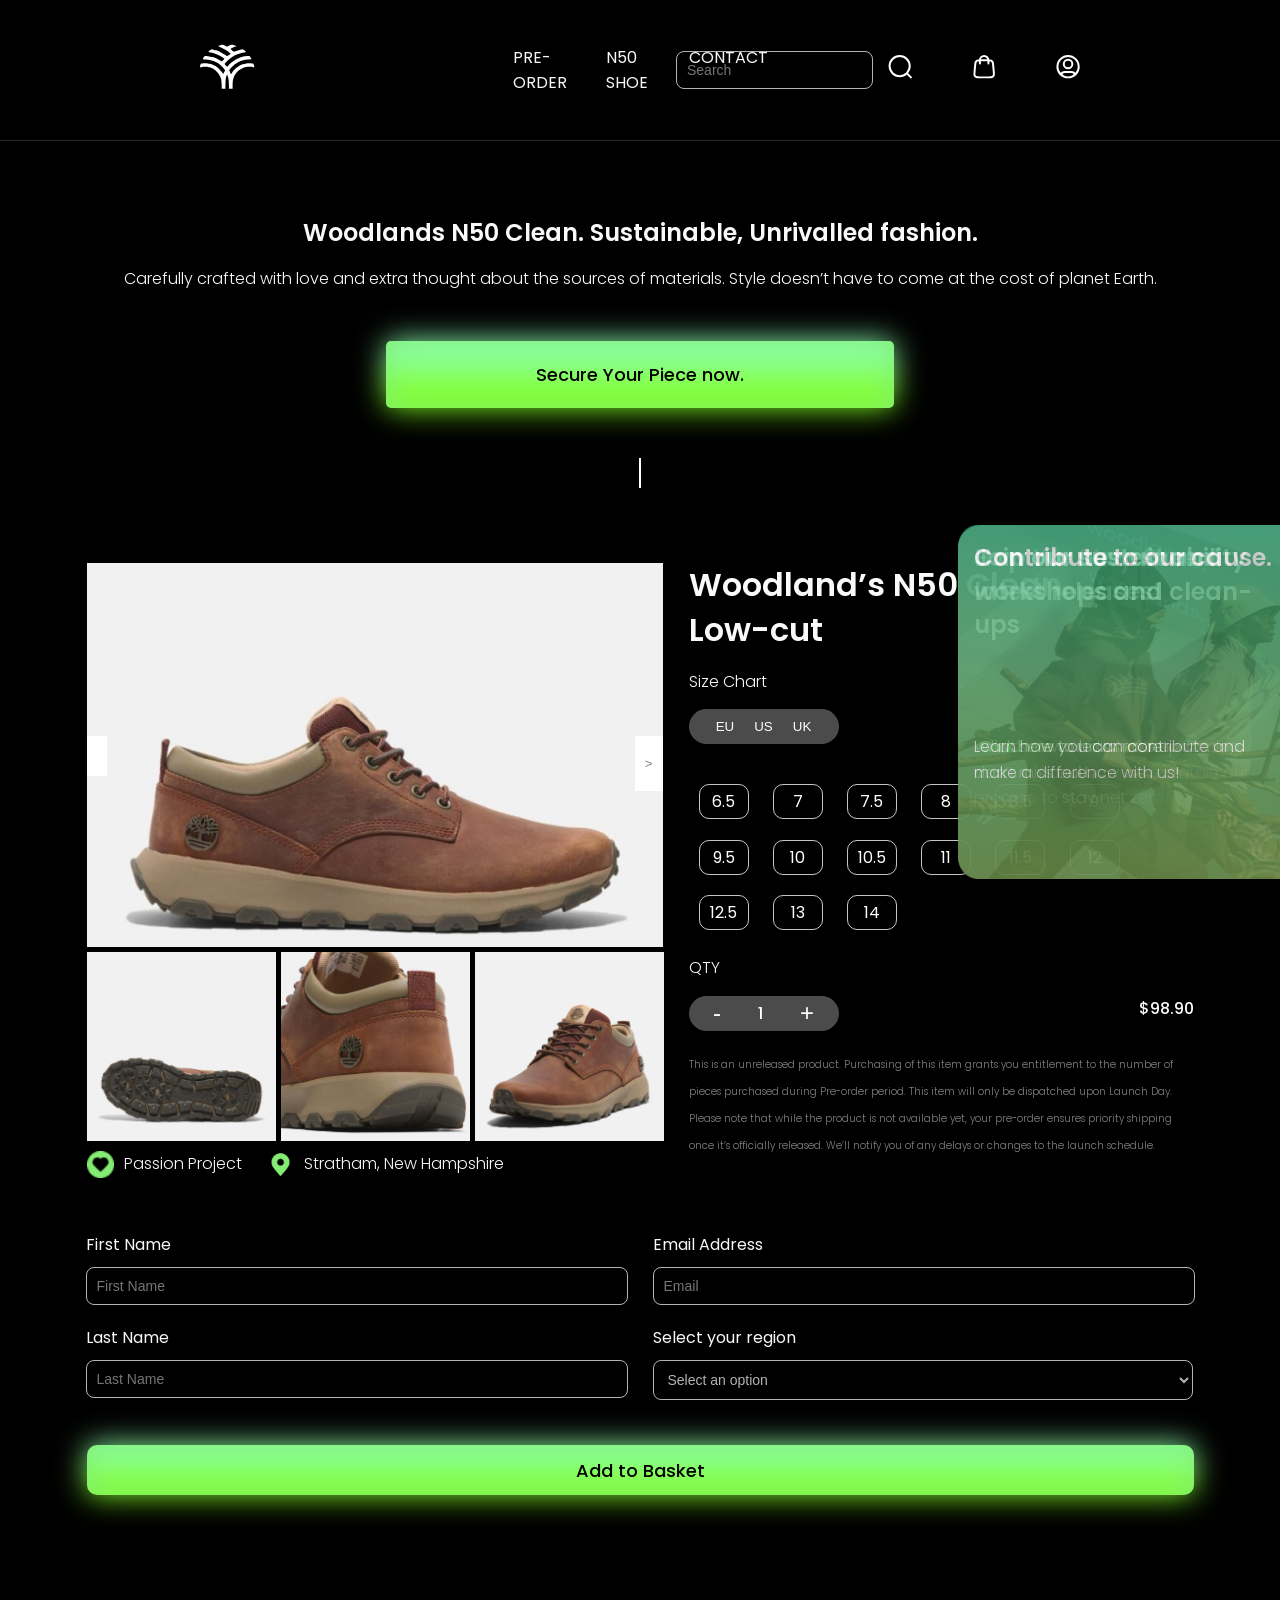
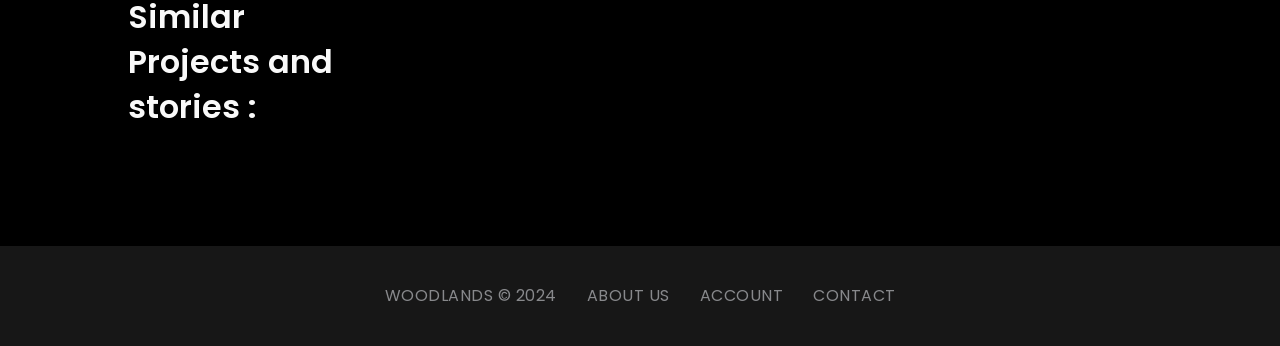
<file: pre-order.html>
<!DOCTYPE html>
<html>
    <head>
        <meta charset="UTF-8">
        <meta name="viewport" content="width=device-width, initial-scale=1.0">
        <meta name="description" content="Woodlands Pre-order Page for new release shoes">
        <title> Woodland's Pre-order page</title>
        <link rel="icon" type="Image/X-Icon" href="Icons/logo-woodlands.svg">
        
        
        <link href="https://fonts.googleapis.com/css2?family=Poppins:ital,wght@0,100;0,200;0,300;0,400;0,500;0,600;0,700;0,800;0,900;1,100;1,200;1,300;1,400;1,500;1,600;1,700;1,800;1,900&display=swap" rel="stylesheet">
      <script type="module" crossorigin src="./assets/main-1fca8e5e.js"></script>
      <link rel="stylesheet" href="./assets/main-e13f1cd9.css">
      <link rel="stylesheet" href="./assets/style_AG-6432a985.css">
    </head>

    <!---start of the body of the page-->
<body>  
    <header> 
        <!---nav bar-->
        <div class="container">
            <!-- Logo Section -->
            <div class="logo">
              <a href="index.html"> <img src="./assets/Icons/logo-woodlands.svg" alt="Woodlands Logo"> </a><!-- this image is the brand's logo -->
            </div>
            <!-- Navigation Links -->
            <nav>
              <ul class="nav-links">
                <li><a href="pre-order.html">PRE-ORDER</a></li> <!-- this link goes to the pre-order section -->
                <li><a href="N50.html">N50 SHOE</a></li> <!-- this link goes to the about us section -->
                <li><a href="#contact">CONTACT</a></li> <!-- this link goes to the contact section -->
              </ul>
            </nav>
            <!-- Icons Section -->
            <div class="icons">
                <input type="search" placeholder="Search"> <!-- this is for the search bar-->
              <a href="#search" class="icon">
                <img src="./assets/Icons/search-icon.svg" alt="Search Icon"> <!-- this is the search icon -->
              </a>
              <a href="#cart" class="icon">
                <img src="./assets/Icons/shopping-cart-icon.svg" alt="Shopping Cart Icon"> <!-- this is the shopping cart icon -->
              </a>
              <a href="#profile" class="icon">
                <img src="./assets/Icons/profile-icon.svg" alt="Profile Icon"> <!-- this is the profile icon -->
              </a>
            </div>
          </div>
        </header>
    </header>
    <!---first piece of text-->
<div class="Hero">
<h3>Woodlands N50 Clean.  Sustainable, Unrivalled fashion.</h3> <!-- the first text the user reads folloed by the subheader-->
    <p>Carefully crafted with love and extra thought about the sources of materials. Style doesn’t have to come at the cost of planet Earth.</p>
    <button type="button:" class="Hero-Button">Secure Your Piece now.</button> <!--a simple cta button-->
    <div class="vertical-line"></div> <!--a div for the vertical line-->
</div>
<!---item-pre-order section-->
<section class="Pre-Order">
    <div class="Left"><!-- This is to indicate the left part of the product info -->
        <div class="Primary-Image"> <!-- biggest preview image of the shoe-->
            <img src="./assets/Images/shoe1.png" >
            <button class="Left-Arrow" type="button"></button> <!-- navigational buttons-->
            <button class="Right-Arrow" type="button">></button>
        </div> 
            <section class="Sub-Details">  
                <!---the smaller product images preview--->
                <div class="Secondary-Images"> <!-- all these are sub images the smaller ones that appear at the bottom-->
                    <img src="./assets/Images/shoe2.jpg" height="189" width="189" alt="shoe sole">
                    <img src="./assets/Images/shoe3.jpg" height="189" width="189" alt="Close up of logo">
                    <img src="./assets/Images/shoe4.jpg" height="189" width="189" alt="2/3 side profile of shoe">
                </div> 
                <div class="Sub-Info"> <!-- theses are the icons and small text below the shoe preview-->
                    <div class="Detail-Indicator">
                        <img src="./assets/Icons/Favourite.png" alt="Favourite">
                        <p>Passion Project</p>
                    </div>
                    <div class="Detail-Indicator"> 
                        <img src="./assets/Icons/Location.png" alt="Location">
                        <p> Stratham, New Hampshire </p>
                     </div>
                </div>
            </section>
    </div>
<div class="Right"> <!-- This is to indicate the right part of the product info -->
    <h4>Woodland’s N50 Clean. <br>Low-cut<br> </h4>
    <div class="Sizing">
            <p>Size Chart</p>
            <div class="Region"> <!--Size region selection-->
                <button type="button">EU</button><button type="button">US</button><button type="button">UK</button>
            </div>
        <div class="Size-Options"> <!-- these are the rows of size button options split into 3 rows for easier editing-->
            <div class="size-selection1">   
                <button type="button">6.5</button>
                <button type="button">7</button>
                <button type="button">7.5</button>
                <button type="button">8</button>
                <button type="button">8.5</button>
                <button type="button">9</button>
            </div>
            <div class="size-selection2">
                <button type="button">9.5</button>
                <button type="button">10</button>
                <button type="button">10.5</button>
                <button type="button">11</button>
                <button type="button">11.5</button>
                <button type="button">12</button>

            </div>
            <div class="size-selection3">
                <button type="button">12.5</button>
                <button type="button">13</button>
                <button type="button">14</button>
            </div>
        </div>
    </div>
    <div class="Purchase-Info"> <!--purchase mainly the quantity,price, and add to basket button-->
        <p>QTY</p>
        <div class="Quantity-Input">
            <div class="Quantity">
                <button type="button">-</button>
                <span>1</span>
                <button type="button">+</button>
            </div>
            <span>$98.90</span>
        </div>
        <div class="Purchase"> 
            <p><sub>This is an unreleased product. Purchasing of this item grants you entitlement to the number of pieces purchased during Pre-order period. This item will only be dispatched upon Launch Day. Please note that while the product is not available yet, your pre-order ensures priority shipping once it’s officially released. We’ll notify you of any delays or changes to the launch schedule.</sub></p>
        </div>
    </div>
</div>
</section>
<form class="Form-container">
    <section class="Form">
        <div>
            <div class="Fill">
                <label for="Fname">First Name</label>
                <input type="text" placeholder="First Name" id="Fname">
            </div>

            <div class="Fill">
                <label for="Fname">Last Name</label>
                <input type="text" placeholder="Last Name" id="Lname">
            </div>
        </div>
        <div>
            <div class="Fill">
                <label for="email">Email Address</label>
                <input type="email" placeholder="Email" id="email" required>
            </div>

            <div class="Fill">
                <label for="region">Select your region</label>
                <select id="Region">
                <ul class="Options">
                    <option value="Select your Region" disabled selected>Select an option</option>
                    <option value="North America">North America</option>
                    <option value="Central Asia">Central Asia</option>
                    <option value="South-East Asia">South-East Asia</option>
                    <option value="Middle East">Middle East</option>
                    <option value="Europe">Europe</option>
                    <option value="Oceania">Oceania</option>
                </ul>
                </select>
            </div>
        </div>
    </section>
    <button type="submit">Add to Basket</button>
</form>


<!---reccommendations/related blogs section--->
<section class="similar-section">
    <h4 class = "square7">Similar Projects and stories :</h4>
<div class="Posts">
    <div class="similar-post fade1 "> <!-- all the posts follow the same format nothing much to say-->
        <h3>How We Stay Green</h3>
        <p>A dive into our manufacturing, sourcing, and how we maintain our promise to stay net zero.</p>
        <img src="./assets/Images/Post1.png" alt="Stay green">
    </div>

    <div class="similar-post fade1">
        <h3>Cop our newest and latest releases!</h3>
        <p>What’s new and what’s upcoming, don’t miss out!</p>
        <img src="./assets/Images/Post 2.png" alt="new releases">
    </div>

    <div class="similar-post fade1">
        <h3>Join our sustainability workshops and clean-ups</h3>
        <p><a href="#">Click here</a>to learn more</p>
        <img src="./assets/Images/Post 3.png" alt="sustainability wokshops">
    </div>
    <div class="similar-post fade1">
        <h3>Contribute to our cause.</h3>
        <p>Learn how you can contribute and make a difference with us!</p>
        <img src="./assets/Images/Post 4.png" alt="contribute with us">
    </div>
    </div>
</div>
</section>
<!---footer duh--->
 <div class="footer">
    <span>WOODLANDS © 2024</span> <!-- footer text with the brand name and year -->
    <a href="#">ABOUT US</a> <!-- link to about us page -->
    <a href="#">ACCOUNT</a> <!-- link to account page -->
    <a href="#">CONTACT</a> <!-- link to contact page -->
  </div>
</section>

</body>
</html>
</file>
<file: assets/main-e13f1cd9.css>
*{margin:0;border:none;padding:0}body{font-family:Poppins,sans-serif;margin:0;background:#1a1a1a;color:#fff;padding:0;font-size:16px}:root{--font-h1: 8vw;--font-h2: 6vw;--font-h3: 4.5vw;--font-body: 16px;--line-height-body: 1.6;--font-weight-bold: 700;--font-weight-medium: 600;--font-weight-light: 300}h1{font-size:var(--font-h1);font-weight:var(--font-weight-bold);margin:0 0 1rem;line-height:1.2}h2{font-size:var(--font-h2);font-weight:var(--font-weight-medium);margin:0 0 1rem;line-height:1.3}h3{font-size:24px;font-weight:600;margin:0 0 1rem;line-height:1.4}h4{font-size:32px;font-weight:600;margin:0 0 1rem;line-height:1.4}p,.body-text{font-size:var(--font-body);font-weight:var(--font-weight-light);line-height:var(--line-height-body);margin:0}header input{padding:10px;font-size:14px;border:1px solid rgba(255,255,255,.7);border-radius:8px;background:none;color:#ffffffb3}header input{padding:10px;font-size:14px;border:1px solid rgba(255,255,255,.7);border-radius:8px;background:none;color:#ffffffb3;margin-right:-45px}.icons{display:flex;align-items:center}#search-icon{cursor:pointer;width:24px;height:24px;margin-right:10px}#search-input{padding:10px;font-size:14px;border:1px solid rgba(255,255,255,.7);border-radius:8px;background:none;color:#ffffffb3;width:200px}header{background-color:#000;border-bottom:1px solid #262626;height:140px;display:flex;align-items:center;justify-content:center;padding:0}header .container{width:100%;display:flex;justify-content:space-between;align-items:center;position:relative}header .logo img{height:5vw;max-height:45px}.nav-links{display:flex;gap:3vw;list-style:none;margin:0;justify-content:center;position:absolute;top:50%;left:50%;transform:translate(-50%,-50%);z-index:15}.nav-links li a{text-decoration:none;color:#f9f9f9;font-family:Poppins,sans-serif;font-weight:400;font-size:16px}.icons{display:flex;gap:5vw}.icons img{height:2vw}.hero h1{position:absolute;top:calc(140px + var(--woodlands-offset));left:50%;transform:translate(-50%);font-size:15vw;font-weight:700;line-height:1.2;z-index:1;font-family:Gilroy,sans-serif;background:linear-gradient(to bottom,#41f6aa,#baf97c);-webkit-background-clip:text;background-clip:text;color:transparent}.hero img{position:absolute;top:calc(140px + var(--shoe-offset));left:50%;transform:translate(-50%) scale(var(--shoe-scale));max-width:100%;width:auto;height:auto;z-index:2;object-fit:contain}.Scroll{display:flex;flex-direction:column;align-items:center;margin-top:900px;gap:20px}@media screen and (max-width: 768px){.nav-links{flex-direction:column;gap:1rem;margin-right:0}.hero h1{font-size:12vw}.hero img{max-width:90%;max-height:400px}header .logo img{height:40px}.icons img{height:20px}}@media screen and (max-width: 480px){.hero h1{font-size:18vw}.hero img{max-width:80%}.nav-links li a{font-size:1rem}.section-title{font-size:2rem}}.icons{display:flex;gap:60px}.icons img{height:24px;width:24px}@font-face{font-family:Gilroy;src:url(fonts/Gilroy-Medium.ttf) format("truetype");font-weight:400;font-style:normal}:root{--shoe-offset: 200px;--woodlands-offset: 60px;--shoe-scale: 2.5}body{font-family:Poppins,sans-serif;font-size:16px;color:#f9f9f9;background-color:#000}header{background-color:#000;border-bottom:1px solid #262626;height:140px;display:flex;align-items:center}header .container{max-width:calc(100% - 400px);margin:0 auto;display:flex;justify-content:space-between;align-items:center}header .logo{margin-right:185px}header .logo img{height:45px}.nav-links{display:flex;gap:30px;list-style:none;margin-right:185px}.nav-links li a{text-decoration:none;color:#f9f9f9;font-weight:400}.hero{position:relative;height:calc(100vh - 140px);display:flex;justify-content:center;align-items:center;text-align:center;background-color:#000;overflow:hidden}.hero h1{position:absolute;top:calc(140px + var(--woodlands-offset));left:50%;transform:translate(-50%);font-size:150px;font-weight:700;line-height:1.2;z-index:1;font-family:Gilroy,sans-serif;background:linear-gradient(to bottom,#41f6aa,#baf97c);-webkit-background-clip:text;background-clip:text;color:transparent}.hero img{position:absolute;top:calc(140px + var(--shoe-offset));left:50%;transform:translate(-50%) scale(var(--shoe-scale));width:auto;max-width:800px;height:auto;z-index:2;object-fit:contain}.scroll-indicator{position:absolute;bottom:20px;text-align:center;width:100%}.scroll-indicator p{margin:5px 0;font-size:1rem;color:#fff}.scroll-indicator .line{width:50px;height:2px;background-color:#fff;margin:0 auto}.glassmorphic-section{padding:2rem;text-align:center}.section-title{font-size:var(--font-h3);margin-bottom:2rem}.highlight{background:linear-gradient(to bottom,#41F6AA,#BAF97C);-webkit-background-clip:text;background-clip:text;-webkit-text-fill-color:transparent;display:inline-block}.glass-section{display:flex;justify-content:center;gap:1rem}.glass-card{position:relative;width:355px;border-radius:16px;overflow:hidden;background:rgba(255,255,255,.2);border:1px solid rgba(255,255,255,.3);-webkit-backdrop-filter:blur(12px);backdrop-filter:blur(12px);box-shadow:0 10px 20px #0003;text-align:left;padding-bottom:20px}.card-image-wrapper{position:relative;width:100%;height:70%;padding:20px;box-sizing:border-box}.image-container{width:100%;height:100%;border-radius:16px;overflow:hidden}.card-image{width:100%;height:100%;object-fit:cover}.glass-title{position:absolute;bottom:20px;left:20px;color:#fff;font-size:24px;font-weight:600;margin:0;z-index:10;text-shadow:0 2px 4px rgba(0,0,0,.8);padding:10px;border-radius:8px}.card-content{padding:0 20px}.glass-body{margin:20px 0;line-height:1.6;font-size:16px;font-weight:300}.card-content{padding:20px}.glass-section{display:flex;flex-wrap:wrap;gap:20px;justify-content:center}.glassmorphic-section{position:relative;padding:2rem;text-align:center;background-color:#000;overflow:hidden}.glassmorphic-section:before{content:"";position:absolute;top:0;left:0;width:100%;height:100%;background:url(your-image-path.jpg) no-repeat center center / cover;z-index:0;opacity:.3}.glass-section{position:relative;z-index:1}.indicator{position:absolute;bottom:10px;right:10px;width:2px;height:50px;background-color:#ffffff40;transform:rotate(var(--rotation))}.clearfix:after{content:"";display:table;clear:both}.craftsmanship-section{text-align:center;padding:60px 20px;background-color:#000}.section-heading{all:unset;display:block;font-family:inherit;font-size:var(--font-h3);font-weight:var(--font-weight-bold);line-height:1.2;color:#fff;margin-bottom:60px}.gradient-text{background:linear-gradient(to bottom,#41F6AA,#BAF97C);-webkit-background-clip:text;background-clip:text;-webkit-text-fill-color:transparent}.video-container{display:inline-block;border:12px solid #242424;border-radius:35px;overflow:hidden;max-width:100%;width:930px;height:525px;position:relative}.video-container video{display:block;width:100%;height:100%;object-fit:cover}.newsletter-section{position:relative;height:984px;display:flex;justify-content:flex-end;align-items:center;overflow:hidden;padding-right:400px}.background-glow{position:absolute;top:0;left:0;width:100%;height:100%;object-fit:cover;object-position:top;z-index:0;pointer-events:none}.shopping-image{position:absolute;bottom:0;left:200px;height:auto;max-height:100%;z-index:3}.glass-box{position:relative;z-index:4;width:441px;height:278px;border-radius:16px;overflow:hidden;background:rgba(255,255,255,.2);border:1px solid rgba(255,255,255,.3);-webkit-backdrop-filter:blur(12px);backdrop-filter:blur(12px);box-shadow:0 10px 20px #0003;display:flex;flex-direction:column;justify-content:center;padding:20px}.glass-box .logo{width:45px;height:auto;margin-bottom:16px}.glass-box h3{font-size:24px;font-weight:600;margin:0 0 8px;color:#fff}.signup-text{font-size:16px;font-weight:400;color:#ffffffb3;margin-bottom:16px}.glass-box form{display:flex;flex-direction:column;width:100%}.glass-box input{padding:10px;font-size:14px;border:1px solid rgba(255,255,255,.7);border-radius:8px;margin-bottom:10px;background:none;color:#ffffffb3}.glass-box button{padding:10px;font-size:14px;font-weight:400;border:none;border-radius:8px;background:linear-gradient(to bottom,#41F6AA,#BAF97C);color:#000;text-transform:uppercase;cursor:pointer;position:relative;z-index:1}.glass-box button:hover{background:linear-gradient(to bottom,#3CE99A,#ADEF7A)}.glass-box button:before{content:"";position:absolute;top:0;left:0;right:0;bottom:0;border-radius:8px;background:linear-gradient(to bottom,#8FFFD0,#7EFF00);filter:blur(15px);z-index:-1}.cta-section{position:relative;width:100%;height:60vh;background:#000;display:flex;flex-direction:column;justify-content:flex-start;align-items:flex-start;overflow:hidden;padding:0 200px;margin:0;box-sizing:border-box}.cta-content{position:relative;z-index:2;margin:0;width:100%;text-align:left}.cta-image{position:absolute;top:0;left:0;transform:scale(1);width:auto;z-index:1;pointer-events:none}.cta-heading{font-size:350px;font-weight:700;margin:0;line-height:1;background:linear-gradient(to bottom,#41F6AA,#BAF97C);-webkit-background-clip:text;background-clip:text;-webkit-text-fill-color:transparent;text-align:right;z-index:2}.cta-button{padding:15px 30px;font-size:18px;font-weight:700;border:none;border-radius:8px;background:linear-gradient(to bottom,#41F6AA,#BAF97C);color:#000;text-transform:uppercase;cursor:pointer;position:relative;z-index:1;display:inline-flex;align-items:center;justify-content:center;text-align:center;left:90%}.cta-button:hover{background:linear-gradient(to bottom,#3CE99A,#ADEF7A)}.cta-button:before{content:"";position:absolute;top:0;left:0;right:0;bottom:0;border-radius:8px;background:linear-gradient(to bottom,#8FFFD0,#7EFF00);filter:blur(15px);z-index:-1}.cta-icon{width:16px;height:auto;display:inline-block}.footer{background-color:#171717;color:#88898c;font-size:16px;text-transform:uppercase;display:flex;justify-content:center;align-items:center;gap:30px;height:100px;padding:0 20px;font-family:poppins,sans-serif;letter-spacing:.5px;z-index:100}.footer a{text-decoration:none;color:#88898c;cursor:pointer;transition:color .3s ease;z-index:100}.footer a:hover{color:#fff}.Hero{margin:75px;text-align:center;display:flex;justify-content:center;align-items:center;flex-direction:column}.Hero button:before{content:"";position:absolute;top:0;left:0;right:0;bottom:0;border-radius:8px;background:linear-gradient(to bottom,#8FFFD0,#7EFF00);filter:blur(15px);z-index:-1}.Hero button{font-family:Poppins,serif;font-weight:500;font-style:normal;font-size:large;padding:20px 150px;margin:50px;background-color:#84ec73;border-radius:5px;z-index:1;position:relative}.vertical-line{width:2px;height:30px;background-color:#fff}.Pre-Order{display:flex;padding:0 200px;justify-content:center;gap:25px}.Left{display:flex;flex-direction:column}.Primary-Image{position:relative;height:384px;width:576px}.Primary-Image img{height:100%;width:100%}.Primary-Image button{position:absolute;top:45%;background-color:#fff;color:gray;padding:20px 10px}.Left-Arrow{left:0}.Right-Arrow{right:0}.Secondary-Images{display:flex;margin:5px 0;gap:5px}.Sub-Details{display:flex;flex-direction:column}.Sub-Info{display:flex;gap:25px}.Sub-Info img{height:75%}.Detail-Indicator{display:flex;align-items:center;gap:10px}.Right,.Sizing{display:flex;flex-direction:column}.Purchase-Info{display:flex;flex-direction:column;font-family:Poppins,serif;font-weight:500;font-style:normal;gap:15px}.Quantity-Input{display:flex;justify-content:left;gap:300px}.Quantity{display:flex;justify-content:center;align-items:center;gap:20px;width:150px;height:35px;background-color:#4b4b4b;color:#fff;border-radius:30px}.Quantity button{background-color:transparent;color:#fff;font-size:x-large;margin:17px}.Purchase{display:flex;flex-direction:column;width:505px}.Purchase button{height:50px;background-color:#84ec73;border-radius:10px;font-family:Poppins,serif;font-weight:500;font-style:normal;font-size:large;z-index:1;position:relative}.Purchase button:before{content:"";position:absolute;top:0;left:0;right:0;bottom:0;border-radius:8px;background:linear-gradient(to bottom,#8FFFD0,#7EFF00);filter:blur(15px);z-index:-1}.Purchase sub{font-family:Poppins,serif;font-weight:300;font-style:normal;font-size:x-small;color:gray}.similar-section{display:flex;flex-direction:column;margin-top:100px;margin-bottom:100px;align-items:center}.similar-section h4{margin-right:1050px}.Posts{display:flex;flex-direction:row;gap:75px}.similar-post{position:relative;width:322px;height:322px;border-radius:20px;margin-top:25px}.similar-post img{width:110%;height:110%}.similar-post h3{position:absolute;top:5%;left:5%;color:#fff}.similar-post p{position:absolute;top:65%;left:5%;color:#fff}.similar-post a{text-decoration:none;color:#84ec73;margin:5px}.Form-container{display:flex;flex-direction:column;align-items:center;gap:25px;margin:50px}.Form{display:flex;justify-content:center;width:1107px;gap:25px}.Form input,select{padding:10px;font-size:14px;border:1px solid rgba(255,255,255,.7);border-radius:8px;background:none;color:#ffffffb3;width:520px}select{width:540px}.Form-container button{height:50px;width:1107px;background-color:#84ec73;border-radius:10px;font-family:Poppins,serif;font-weight:500;font-style:normal;font-size:large;z-index:1;position:relative;cursor:pointer}.Form-container button:before{content:"";position:absolute;top:0;left:0;right:0;bottom:0;border-radius:8px;background:linear-gradient(to bottom,#8FFFD0,#7EFF00);filter:blur(15px);z-index:-1}.Fill{display:flex;flex-direction:column;margin-bottom:20px;gap:10px}.Region{display:flex;justify-content:center;gap:20px;width:150px;height:35px;background-color:#4b4b4b;color:#fff;border-radius:30px;margin:15px 0}.Region button{background-color:transparent;color:#fff}.Size-Options{margin:15px 0}.Size-Options button{width:50px;height:35px;background-color:transparent;border:1px solid rgba(255,255,255,.768);color:#fff;border-radius:10px;font-family:Poppins,serif;font-weight:400;font-style:normal;font-size:medium;margin:2%}
</file>
<file: assets/style_AG-6432a985.css>
header2{font-weight:700;text-align:right;line-height:120px;font-size:120px;z-index:10}#web-canvas{top:1px;width:100%;height:100%;z-index:-1;position:fixed;touch-action:none;z-index:1}#web-canvas-container{width:100%;height:100%;position:fixed;top:0;z-index:1}section-shoe{height:100vh;padding:20px;display:flex;justify-content:center;align-items:center;font-size:40px;color:#fff;text-align:center;z-index:5}#view1{background-color:#000;z-index:-1}#view2,#view3,#view4{background-color:#000}#view5{background-color:#000;overflow:hidden}#section-shoe5{background-color:#000;overflow:hidden;z-index:10}.fade1{top:500px;right:0;position:absolute}.fade2{right:-100px;width:1500px;font-family:Poppins;position:relative}.fade3{width:1500px;font-family:Poppins;position:relative;z-index:10;right:-150px}.fade4{bottom:-50px;position:relative}.fade5{width:150px;height:150px;top:-px;right:-50px;position:relative;z-index:10px;background-color:#fff}.fade6,.fade7,.fade8{top:-200px;right:-300px;width:1500px;font-family:Poppins;position:relative;z-index:10}.fade9{top:150px;right:300px;width:1000px;position:relative;z-index:10;text-align:right}.square2{top:0;right:1500px;position:relative;font-family:Poppins;background-color:#696969;text-align:left}.square3{top:0;right:-1500px;position:relative;font-family:Poppins;background-color:#696969}.square4,.square5{top:0;right:-600px;position:relative}.square6{top:0;position:relative}.square7{top:0;left:100px;position:relative}.square8{top:0;position:relative;right:1200px}.square9,.square10,.square11{width:500px;height:300px;top:100px;right:2000px;position:relative;text-align:left}.square12{top:0;right:-600px;position:relative}.circle1{width:150px;height:150px;border-radius:50%;top:50px;right:100px;position:relative;background:linear-gradient(to bottom,#41f6aa,#baf97c)}.circle2{width:175px;height:150px;border-radius:50%;top:50px;right:400px;position:relative;background:linear-gradient(to bottom,#41f6aa,#baf97c)}.circle3{width:42px;height:35px;border-radius:50%;top:0;right:1700px;position:relative;border-style:solid;border-width:2px;border-color:#fff;background-color:transparent;transition:background-color .4s ease;z-index:8}.circle4{width:215px;height:185px;border-radius:50%;top:50px;right:400px;position:relative;background:linear-gradient(to bottom,#41f6aa,#baf97c)}.circle5{width:42px;height:35px;border-radius:50%;top:0;right:1700px;position:relative;border-style:solid;border-width:2px;border-color:#fff;background-color:transparent;transition:background-color .4s ease;z-index:8}.circle6{width:42px;height:35px;border-radius:50%;top:20px;right:1700px;position:relative;border-style:solid;border-width:2px;border-color:#fff;background-color:transparent;transition:background-color .4s ease;z-index:8}.circle7{width:175px;height:150px;border-radius:50%;top:50px;right:400px;position:relative;background:linear-gradient(to bottom,#41f6aa,#baf97c)}.headerfont{font-size:20px;color:#000}.canvas{width:600px;height:600px}.container-line{position:relative;top:0;right:1725px;height:2000px}.line{position:absolute;width:10px;height:100%;background-color:#4449;z-index:2}.canvas{width:1000px;height:800px;z-index:1}.canvas-left{background-image:linear-gradient(to bottom,#41f6aa,#baf97c)}.child-left-aligned-image{height:100vh;justify-content:flex-start;padding-left:50px;background-color:#000;z-index:1}.alignment{display:flex;align-items:center;border:1px solid black;z-index:1}.parent-container{top:-50px;width:100%;height:100%;display:flex;flex-direction:column;gap:0px;font-family:Trebuchet MS,Lucida Sans Unicode,Lucida Grande,Lucida Sans,Arial,sans-serif;z-index:10}.child-container{height:100vh}
</file>
